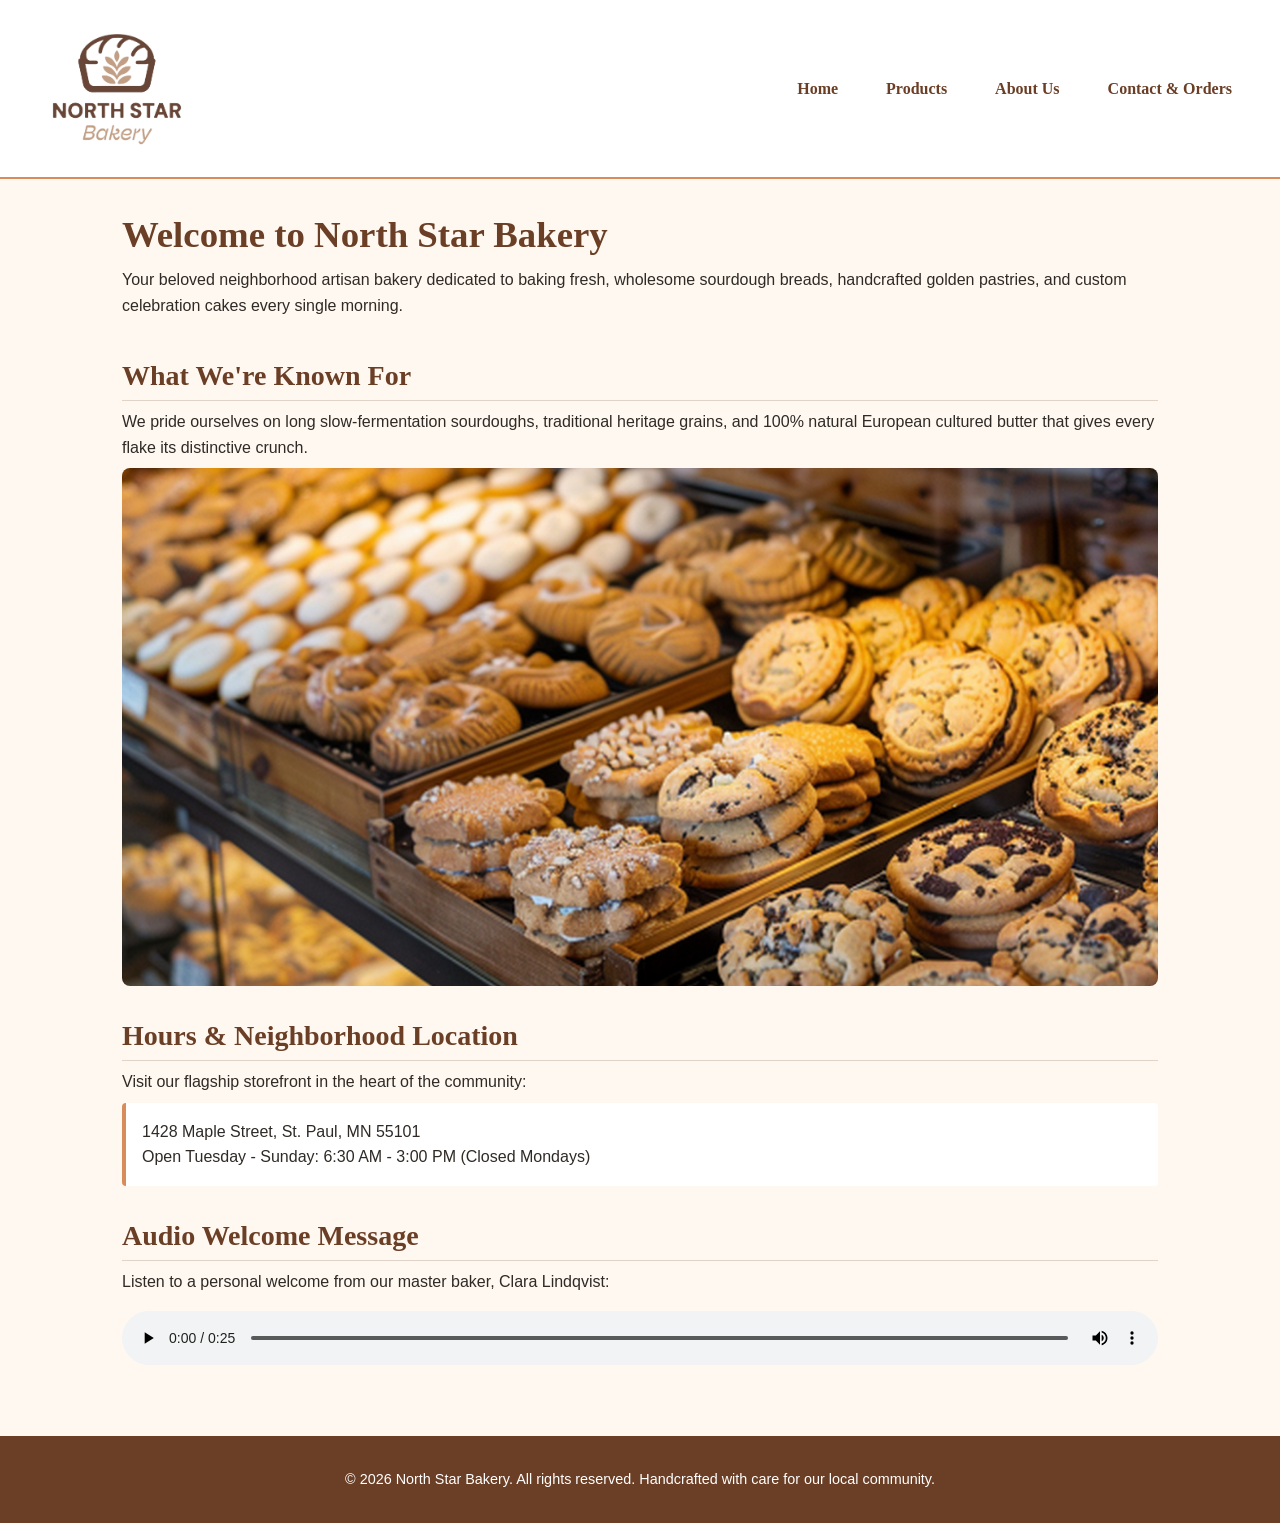
<file: index.html>
<!DOCTYPE html>
<html lang="en">
<head>
    <meta charset="UTF-8">
    <meta name="viewport" content="width=device-width, initial-scale=1.0">
    <title>North Star Bakery - Home</title>
    <link rel="stylesheet" href="styles.css">
</head>
<body>
    <header>
        <img src="bakery-logo.png" alt="North Star Bakery artisanal logo with wheat crest" width="180">
        <nav aria-label="Main Navigation">
            <ul>
                <li><a href="index.html">Home</a></li>
                <li><a href="products.html">Products</a></li>
                <li><a href="about.html">About Us</a></li>
                <li><a href="contact.html">Contact &amp; Orders</a></li>
            </ul>
        </nav>
    </header>

    <main>
        <section>
            <h1>Welcome to North Star Bakery</h1>
            <p>Your beloved neighborhood artisan bakery dedicated to baking fresh, wholesome sourdough breads, handcrafted golden pastries, and custom celebration cakes every single morning.</p>
        </section>

        <section>
            <h2>What We're Known For</h2>
            <p>We pride ourselves on long slow-fermentation sourdoughs, traditional heritage grains, and 100% natural European cultured butter that gives every flake its distinctive crunch.</p>
            <picture>
                <source media="(min-width: 768px)" srcset="bakery-feature-large.png">
                <img src="bakery-feature-small.png" alt="Artisan baker pulling fresh golden baguettes from stone hearth oven">
            </picture>
        </section>

        <section>
            <h2>Hours &amp; Neighborhood Location</h2>
            <p>Visit our flagship storefront in the heart of the community:</p>
            <address>
                1428 Maple Street, St. Paul, MN 55101<br>
                Open Tuesday - Sunday: 6:30 AM - 3:00 PM (Closed Mondays)
            </address>
        </section>

        <section>
            <h2>Audio Welcome Message</h2>
            <p>Listen to a personal welcome from our master baker, Clara Lindqvist:</p>
            <audio controls>
                <source src="bakery-welcome.mp3" type="audio/mpeg">
                <p>Your browser does not support the audio element. Please download the audio welcome file: <a href="bakery-welcome.mp3">bakery-welcome.mp3</a>.</p>
            </audio>
        </section>
    </main>

    <footer>
        <p>&copy; 2026 North Star Bakery. All rights reserved. Handcrafted with care for our local community.</p>
    </footer>
</body>
</html>
</file>
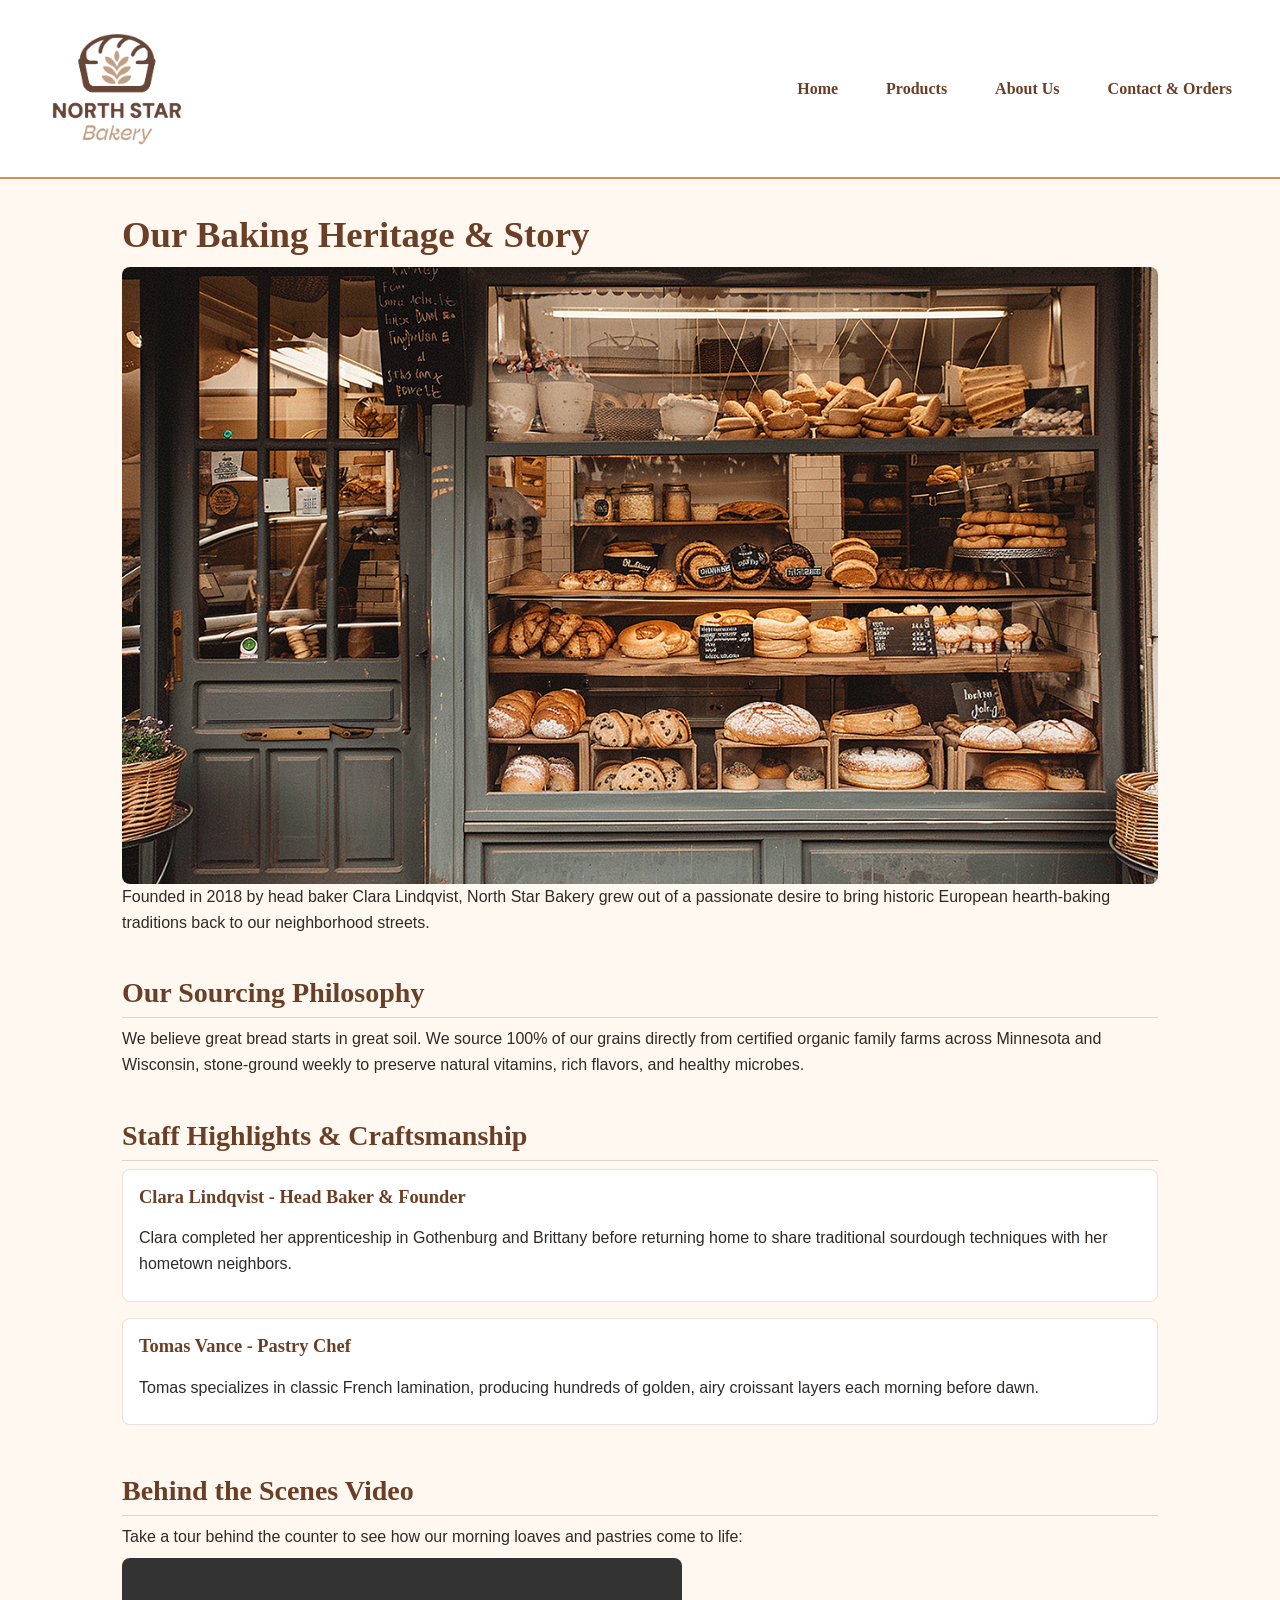
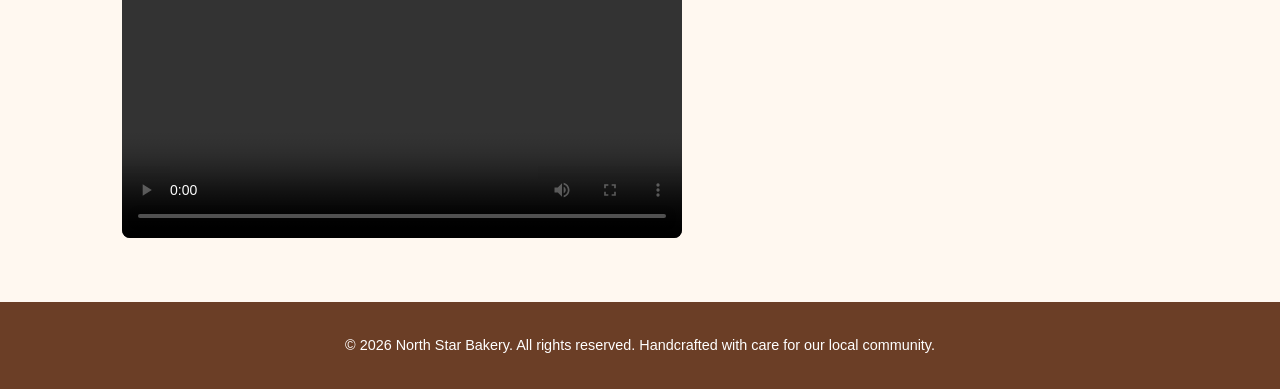
<file: about.html>
<!DOCTYPE html>
<html lang="en">
<head>
    <meta charset="UTF-8">
    <meta name="viewport" content="width=device-width, initial-scale=1.0">
    <title>North Star Bakery - About Our Story</title>
    <link rel="stylesheet" href="styles.css">
</head>
<body>
    <header>
        <img src="bakery-logo.png" alt="North Star Bakery artisanal logo with wheat crest" width="180">
        <nav aria-label="Main Navigation">
            <ul>
                <li><a href="index.html">Home</a></li>
                <li><a href="products.html">Products</a></li>
                <li><a href="about.html">About Us</a></li>
                <li><a href="contact.html">Contact &amp; Orders</a></li>
            </ul>
        </nav>
    </header>

    <main>
        <section>
            <h1>Our Baking Heritage &amp; Story</h1>
            <img src="bakery-storefront.png" alt="Charming historic brick storefront of North Star Bakery with outdoor wooden benches and welcoming flower boxes">
            <p>Founded in 2018 by head baker Clara Lindqvist, North Star Bakery grew out of a passionate desire to bring historic European hearth-baking traditions back to our neighborhood streets.</p>
        </section>

        <section>
            <h2>Our Sourcing Philosophy</h2>
            <p>We believe great bread starts in great soil. We source 100% of our grains directly from certified organic family farms across Minnesota and Wisconsin, stone-ground weekly to preserve natural vitamins, rich flavors, and healthy microbes.</p>
        </section>

        <section>
            <h2>Staff Highlights &amp; Craftsmanship</h2>
            <article>
                <h3>Clara Lindqvist - Head Baker &amp; Founder</h3>
                <p>Clara completed her apprenticeship in Gothenburg and Brittany before returning home to share traditional sourdough techniques with her hometown neighbors.</p>
            </article>
            <article>
                <h3>Tomas Vance - Pastry Chef</h3>
                <p>Tomas specializes in classic French lamination, producing hundreds of golden, airy croissant layers each morning before dawn.</p>
            </article>
        </section>

        <section>
            <h2>Behind the Scenes Video</h2>
            <p>Take a tour behind the counter to see how our morning loaves and pastries come to life:</p>
            <video controls width="560">
                <source src="bakery-behind-scenes.mp4" type="video/mp4">
                <p>Your browser does not support HTML video. You can download the behind-the-scenes video file here: <a href="bakery-behind-scenes.mp4">bakery-behind-scenes.mp4</a>.</p>
            </video>
        </section>
    </main>

    <footer>
        <p>&copy; 2026 North Star Bakery. All rights reserved. Handcrafted with care for our local community.</p>
    </footer>
</body>
</html>
</file>
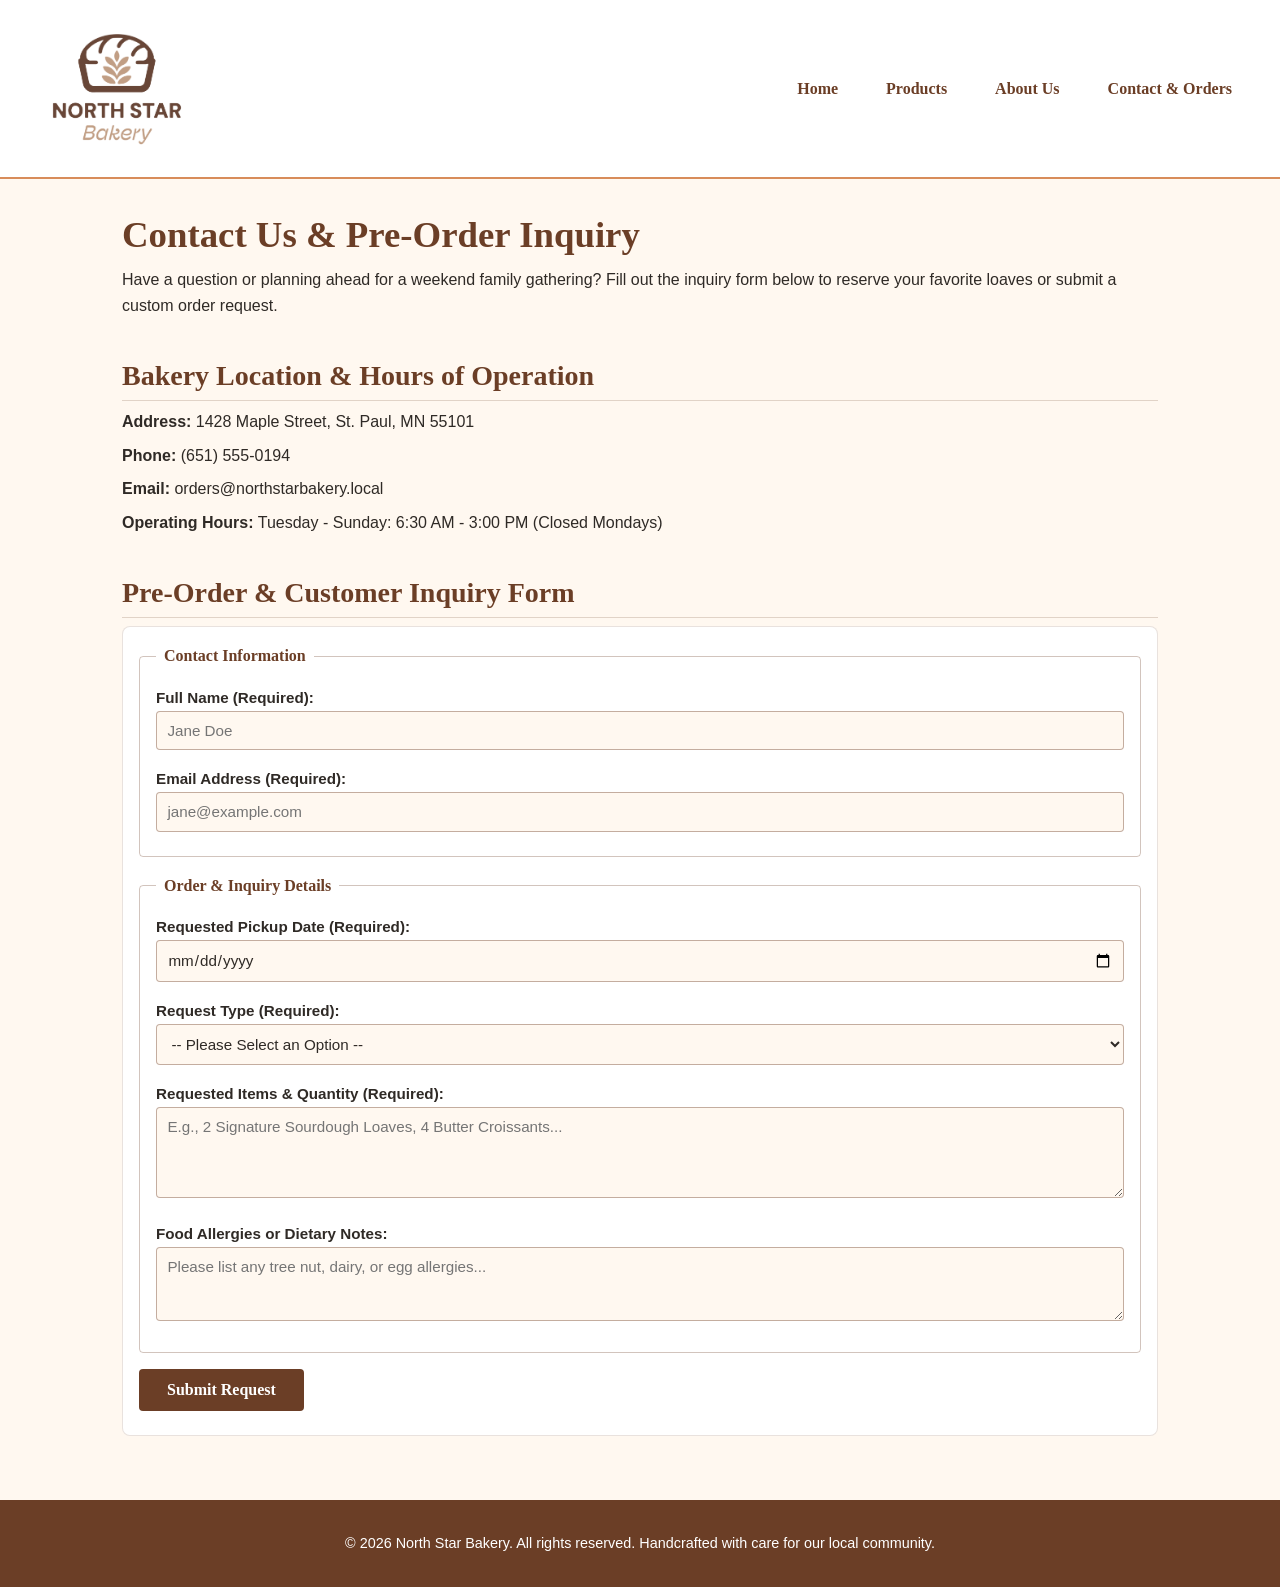
<file: contact.html>
<!DOCTYPE html>
<html lang="en">
<head>
    <meta charset="UTF-8">
    <meta name="viewport" content="width=device-width, initial-scale=1.0">
    <title>North Star Bakery - Contact &amp; Pre-Orders</title>
    <link rel="stylesheet" href="styles.css">
</head>
<body>
    <header>
        <img src="bakery-logo.png" alt="North Star Bakery artisanal logo with wheat crest" width="180">
        <nav aria-label="Main Navigation">
            <ul>
                <li><a href="index.html">Home</a></li>
                <li><a href="products.html">Products</a></li>
                <li><a href="about.html">About Us</a></li>
                <li><a href="contact.html">Contact &amp; Orders</a></li>
            </ul>
        </nav>
    </header>

    <main>
        <section>
            <h1>Contact Us &amp; Pre-Order Inquiry</h1>
            <p>Have a question or planning ahead for a weekend family gathering? Fill out the inquiry form below to reserve your favorite loaves or submit a custom order request.</p>
        </section>

        <section>
            <h2>Bakery Location &amp; Hours of Operation</h2>
            <p><strong>Address:</strong> 1428 Maple Street, St. Paul, MN 55101</p>
            <p><strong>Phone:</strong> (651) 555-0194</p>
            <p><strong>Email:</strong> orders@northstarbakery.local</p>
            <p><strong>Operating Hours:</strong> Tuesday - Sunday: 6:30 AM - 3:00 PM (Closed Mondays)</p>
        </section>

        <section>
            <h2>Pre-Order &amp; Customer Inquiry Form</h2>
            <form action="contact.html" method="post">
                <fieldset>
                    <legend>Contact Information</legend>
                    <p>
                        <label for="client-name">Full Name (Required):</label><br>
                        <input type="text" id="client-name" name="client_name" required placeholder="Jane Doe">
                    </p>
                    <p>
                        <label for="client-email">Email Address (Required):</label><br>
                        <input type="email" id="client-email" name="client_email" required placeholder="jane@example.com">
                    </p>
                </fieldset>

                <fieldset>
                    <legend>Order &amp; Inquiry Details</legend>
                    <p>
                        <label for="pickup-date">Requested Pickup Date (Required):</label><br>
                        <input type="date" id="pickup-date" name="pickup_date" required>
                    </p>
                    <p>
                        <label for="request-type">Request Type (Required):</label><br>
                        <select id="request-type" name="request_type" required>
                            <option value="">-- Please Select an Option --</option>
                            <option value="preorder">Pre-Order Breads / Pastries</option>
                            <option value="custom_cake">Custom Celebration Cake Request</option>
                            <option value="catering">Event Catering Inquiry</option>
                            <option value="general">General Question</option>
                        </select>
                    </p>
                    <p>
                        <label for="item-details">Requested Items &amp; Quantity (Required):</label><br>
                        <textarea id="item-details" name="item_details" rows="4" cols="50" required placeholder="E.g., 2 Signature Sourdough Loaves, 4 Butter Croissants..."></textarea>
                    </p>
                    <p>
                        <label for="allergies">Food Allergies or Dietary Notes:</label><br>
                        <textarea id="allergies" name="allergies" rows="3" cols="50" placeholder="Please list any tree nut, dairy, or egg allergies..."></textarea>
                    </p>
                </fieldset>

                <p>
                    <button type="submit">Submit Request</button>
                </p>
            </form>
        </section>
    </main>

    <footer>
        <p>&copy; 2026 North Star Bakery. All rights reserved. Handcrafted with care for our local community.</p>
    </footer>
</body>
</html>
</file>
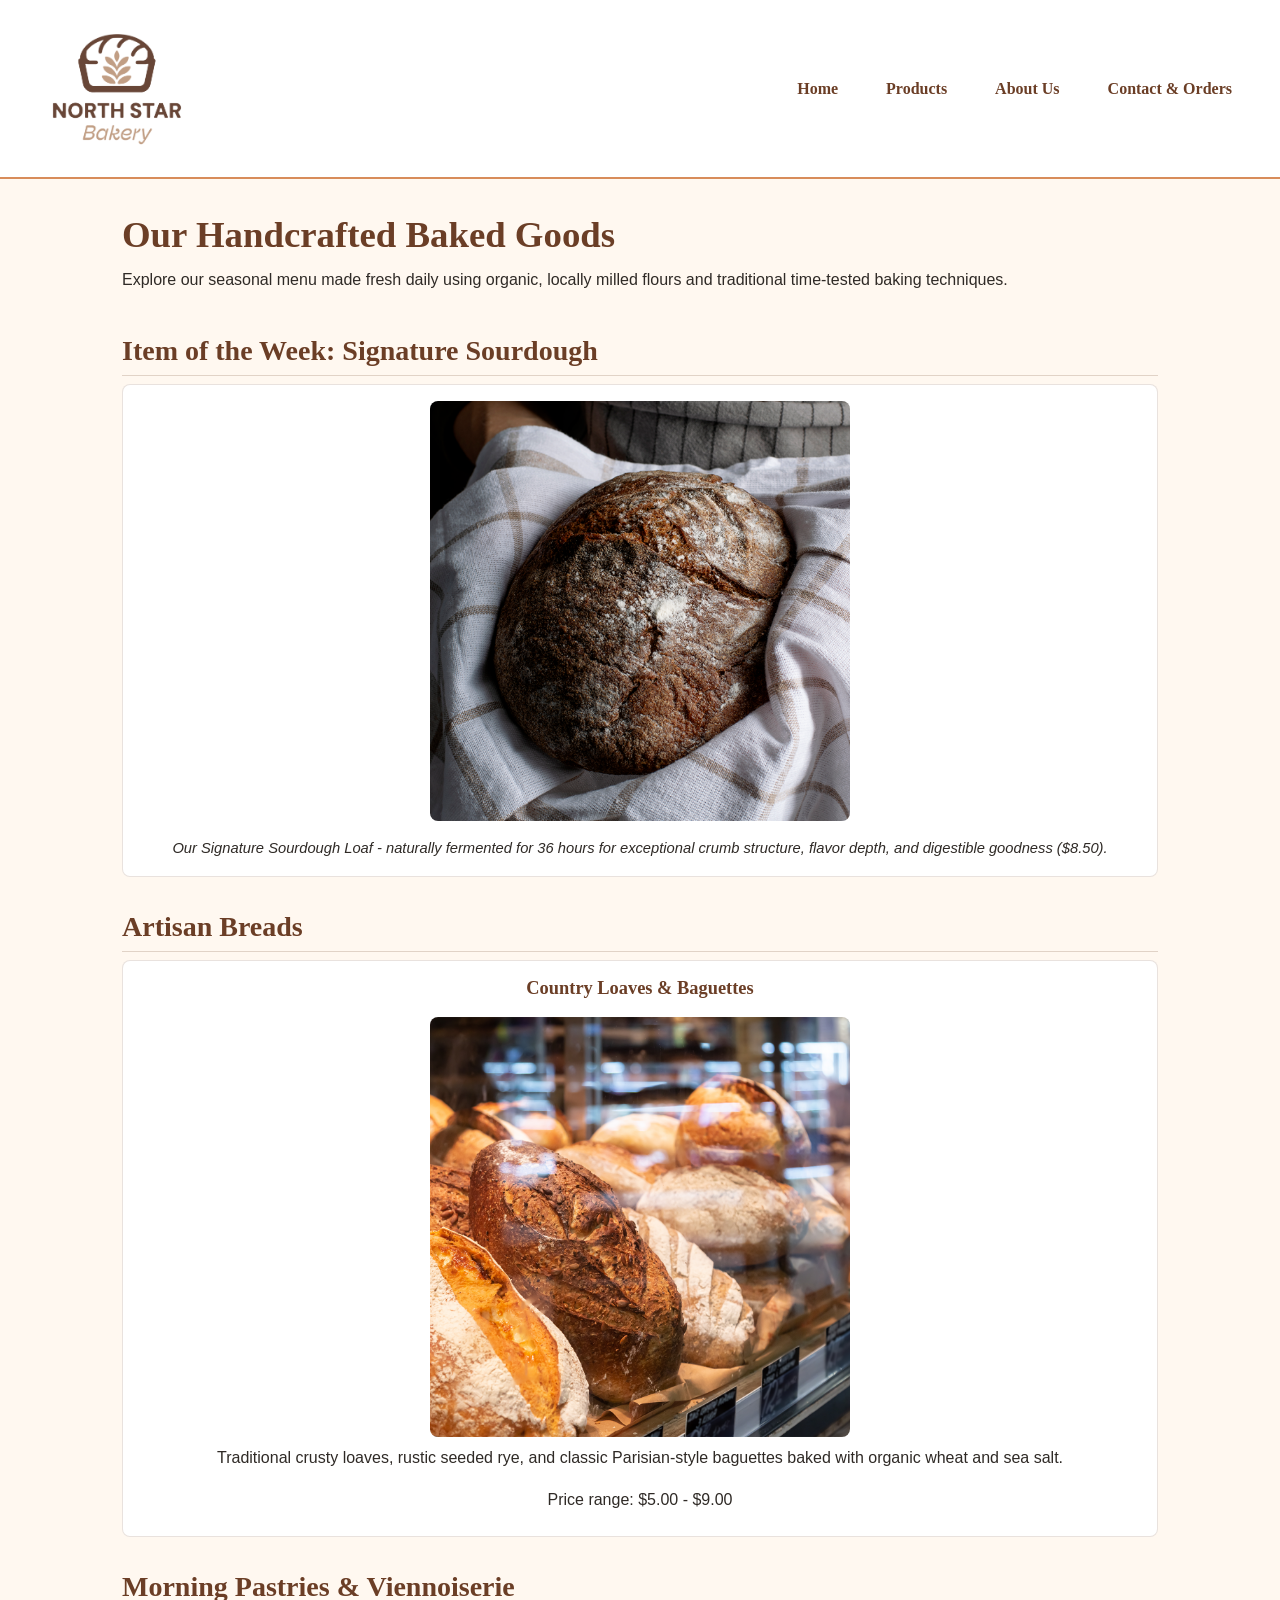
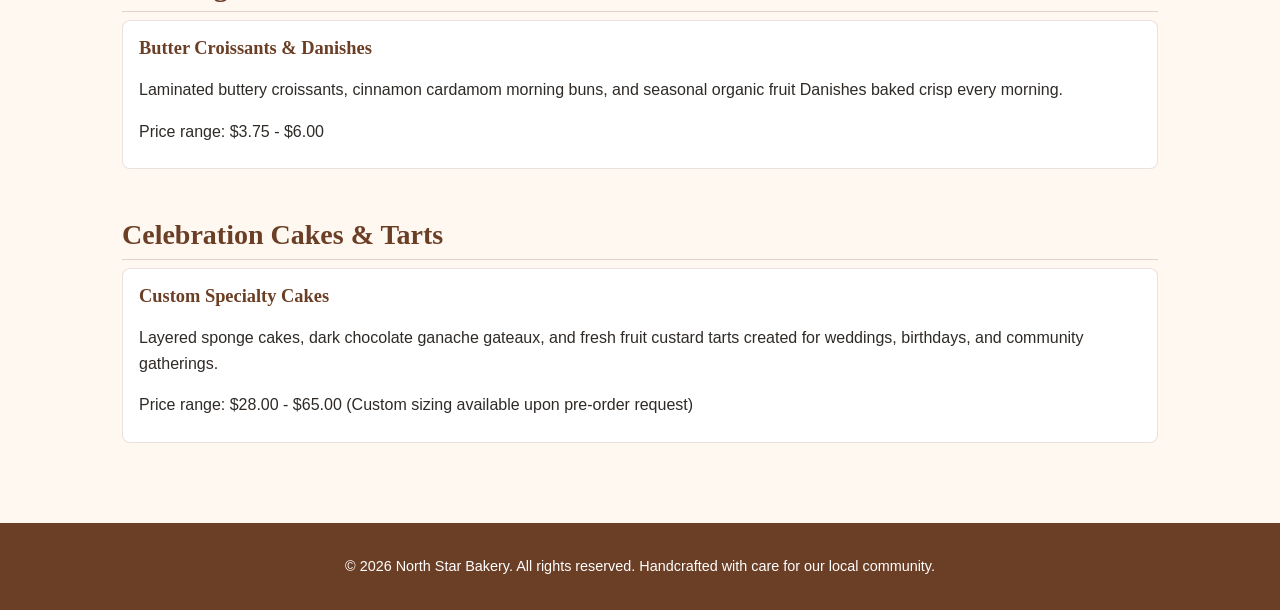
<file: products.html>
<!DOCTYPE html>
<html lang="en">
<head>
    <meta charset="UTF-8">
    <meta name="viewport" content="width=device-width, initial-scale=1.0">
    <title>North Star Bakery - Handcrafted Products</title>
    <link rel="stylesheet" href="styles.css">
</head>
<body>
    <header>
        <img src="bakery-logo.png" alt="North Star Bakery artisanal logo with wheat crest" width="180">
        <nav aria-label="Main Navigation">
            <ul>
                <li><a href="index.html">Home</a></li>
                <li><a href="products.html">Products</a></li>
                <li><a href="about.html">About Us</a></li>
                <li><a href="contact.html">Contact &amp; Orders</a></li>
            </ul>
        </nav>
    </header>

    <main>
        <section>
            <h1>Our Handcrafted Baked Goods</h1>
            <p>Explore our seasonal menu made fresh daily using organic, locally milled flours and traditional time-tested baking techniques.</p>
        </section>

        <section>
            <h2>Item of the Week: Signature Sourdough</h2>
            <figure>
                <img src="bakery-signature-loaf.png" alt="Golden brown crusty sourdough artisan boule scored with a wheat sheaf pattern on a cutting board">
                <figcaption>Our Signature Sourdough Loaf - naturally fermented for 36 hours for exceptional crumb structure, flavor depth, and digestible goodness ($8.50).</figcaption>
            </figure>
        </section>

        <section>
            <h2>Artisan Breads</h2>
            <figure>
                <h3>Country Loaves &amp; Baguettes</h3>
                <img src="bakery-bread.png" alt="Rustic assortment of fresh sourdough loaves, baguettes, and rye boules displayed on wooden racks">
                <p>Traditional crusty loaves, rustic seeded rye, and classic Parisian-style baguettes baked with organic wheat and sea salt.</p>
                <p>Price range: $5.00 - $9.00</p>
            </figure>
        </section>

        <section>
            <h2>Morning Pastries &amp; Viennoiserie</h2>
            <article>
                <h3>Butter Croissants &amp; Danishes</h3>
                <p>Laminated buttery croissants, cinnamon cardamom morning buns, and seasonal organic fruit Danishes baked crisp every morning.</p>
                <p>Price range: $3.75 - $6.00</p>
            </article>
        </section>

        <section>
            <h2>Celebration Cakes &amp; Tarts</h2>
            <article>
                <h3>Custom Specialty Cakes</h3>
                <p>Layered sponge cakes, dark chocolate ganache gateaux, and fresh fruit custard tarts created for weddings, birthdays, and community gatherings.</p>
                <p>Price range: $28.00 - $65.00 (Custom sizing available upon pre-order request)</p>
            </article>
        </section>
    </main>

    <footer>
        <p>&copy; 2026 North Star Bakery. All rights reserved. Handcrafted with care for our local community.</p>
    </footer>
</body>
</html>
</file>
<file: styles.css>
:root {
  --color-cream: #FFF8F0;       
  --color-brown: #6B3E26;       
  --color-terracotta: #D88C5A;  
  --color-charcoal: #2F2A26;    

  --font-heading: 'Georgia', 'Times New Roman', serif;
  --font-body: 'Segoe UI', -apple-system, BlinkMacSystemFont, Roboto, sans-serif;

  --spacing-sm: 0.5rem;
  --spacing-md: 1rem;
  --spacing-lg: 2rem;
  --radius-sm: 4px;
  --radius-md: 8px;
  --transition: 0.25s ease-in-out;
}

*, *::before, *::after {
  box-sizing: border-box;
  margin: 0;
  padding: 0;
}

body {
  font-family: var(--font-body);
  font-size: 1rem;
  line-height: 1.6;
  color: var(--color-charcoal);
  background-color: var(--color-cream);
  min-height: 100vh;
  display: flex;
  flex-direction: column;
}

header {
  background-color: #FFFFFF;
  border-bottom: 2px solid var(--color-terracotta);
  padding: var(--spacing-md);
  display: flex;
  flex-direction: column;
  align-items: center;
  gap: var(--spacing-md);
}

header img {
  max-width: 170px;
  height: auto;
  display: block;
}

nav ul {
  list-style: none;
  display: flex;
  flex-direction: column;
  gap: var(--spacing-sm);
  width: 100%;
  text-align: center;
}

nav a {
  display: block;
  text-decoration: none;
  font-family: var(--font-heading);
  font-weight: 700;
  color: var(--color-brown);
  padding: var(--spacing-sm) var(--spacing-md);
  border-radius: var(--radius-sm);
  transition: background-color var(--transition), color var(--transition);
}

nav a:hover,
nav a:focus {
  background-color: var(--color-terracotta);
  color: #FFFFFF;
}

main {
  flex: 1;
  width: 100%;
  max-width: 1100px;
  margin: 0 auto;
  padding: var(--spacing-md);
  display: flex;
  flex-direction: column;
  gap: var(--spacing-lg);
}

h1, h2, h3 {
  font-family: var(--font-heading);
  color: var(--color-brown);
  line-height: 1.3;
}

h1 {
  font-size: 1.85rem;
  margin-bottom: var(--spacing-sm);
}

h2 {
  font-size: 1.45rem;
  margin-bottom: var(--spacing-sm);
  border-bottom: 1px solid rgba(107, 62, 38, 0.2);
  padding-bottom: 0.35rem;
}

h3 {
  font-size: 1.15rem;
  margin-bottom: var(--spacing-sm);
}

p {
  margin-bottom: var(--spacing-sm);
}

address {
  font-style: normal;
  background-color: #FFFFFF;
  padding: var(--spacing-md);
  border-left: 4px solid var(--color-terracotta);
  border-radius: var(--radius-sm);
  margin-top: var(--spacing-sm);
}

img, video {
  max-width: 100%;
  height: auto;
  border-radius: var(--radius-md);
  display: block;
}

figure img {
  max-height: 420px;
  width: auto;
  object-fit: cover;
}

figure {
  background-color: #FFFFFF;
  padding: var(--spacing-md);
  border-radius: var(--radius-md);
  border: 1px solid rgba(107, 62, 38, 0.15);
  display: flex;
  flex-direction: column;
  align-items: center;
  gap: var(--spacing-sm);
}

figcaption {
  font-size: 0.92rem;
  color: var(--color-charcoal);
  text-align: center;
  font-style: italic;
  padding-top: var(--spacing-sm);
}

audio {
  width: 100%;
  margin-top: var(--spacing-sm);
}

article {
  background-color: #FFFFFF;
  padding: var(--spacing-md);
  border-radius: var(--radius-md);
  border: 1px solid rgba(107, 62, 38, 0.15);
  margin-bottom: var(--spacing-md);
  display: flex;
  flex-direction: column;
  gap: var(--spacing-sm);
}

form {
  background-color: #FFFFFF;
  padding: var(--spacing-md);
  border-radius: var(--radius-md);
  border: 1px solid rgba(107, 62, 38, 0.15);
  display: flex;
  flex-direction: column;
  gap: var(--spacing-md);
}

fieldset {
  border: 1px solid rgba(107, 62, 38, 0.3);
  border-radius: var(--radius-sm);
  padding: var(--spacing-md);
  display: flex;
  flex-direction: column;
  gap: var(--spacing-sm);
}

legend {
  font-family: var(--font-heading);
  font-weight: 700;
  color: var(--color-brown);
  padding: 0 var(--spacing-sm);
}

label {
  font-weight: 600;
  color: var(--color-charcoal);
  font-size: 0.95rem;
}

input[type="text"],
input[type="email"],
input[type="date"],
select,
textarea {
  width: 100%;
  padding: 0.65rem;
  font-family: var(--font-body);
  font-size: 0.95rem;
  color: var(--color-charcoal);
  background-color: var(--color-cream);
  border: 1px solid rgba(107, 62, 38, 0.4);
  border-radius: var(--radius-sm);
  transition: border-color var(--transition), box-shadow var(--transition);
}

input:focus,
select:focus,
textarea:focus {
  outline: none;
  border-color: var(--color-terracotta);
  box-shadow: 0 0 0 3px rgba(216, 140, 90, 0.3);
}

button[type="submit"] {
  background-color: var(--color-brown);
  color: #FFFFFF;
  font-family: var(--font-heading);
  font-weight: 700;
  font-size: 1rem;
  padding: 0.75rem 1.75rem;
  border: none;
  border-radius: var(--radius-sm);
  cursor: pointer;
  align-self: flex-start;
  transition: background-color var(--transition);
}

button[type="submit"]:hover,
button[type="submit"]:focus {
  background-color: var(--color-terracotta);
}

footer {
  background-color: var(--color-brown);
  color: #FFFFFF;
  text-align: center;
  padding: var(--spacing-lg) var(--spacing-md);
  margin-top: var(--spacing-lg);
  font-size: 0.9rem;
}

footer p {
  margin-bottom: 0;
}

@media (min-width: 768px) {
  header {
    flex-direction: row;
    justify-content: space-between;
    align-items: center;
    padding: var(--spacing-md) var(--spacing-lg);
  }

  nav ul {
    flex-direction: row;
    gap: var(--spacing-md);
    width: auto;
  }

  main {
    padding: var(--spacing-lg);
    gap: var(--spacing-lg);
  }

  h1 {
    font-size: 2.3rem;
  }

  h2 {
    font-size: 1.75rem;
  }

  section.product-grid {
    display: flex;
    flex-wrap: wrap;
    gap: var(--spacing-md);
  }

  section.product-grid > article {
    flex: 1 1 calc(50% - var(--spacing-md));
  }
}
</file>
